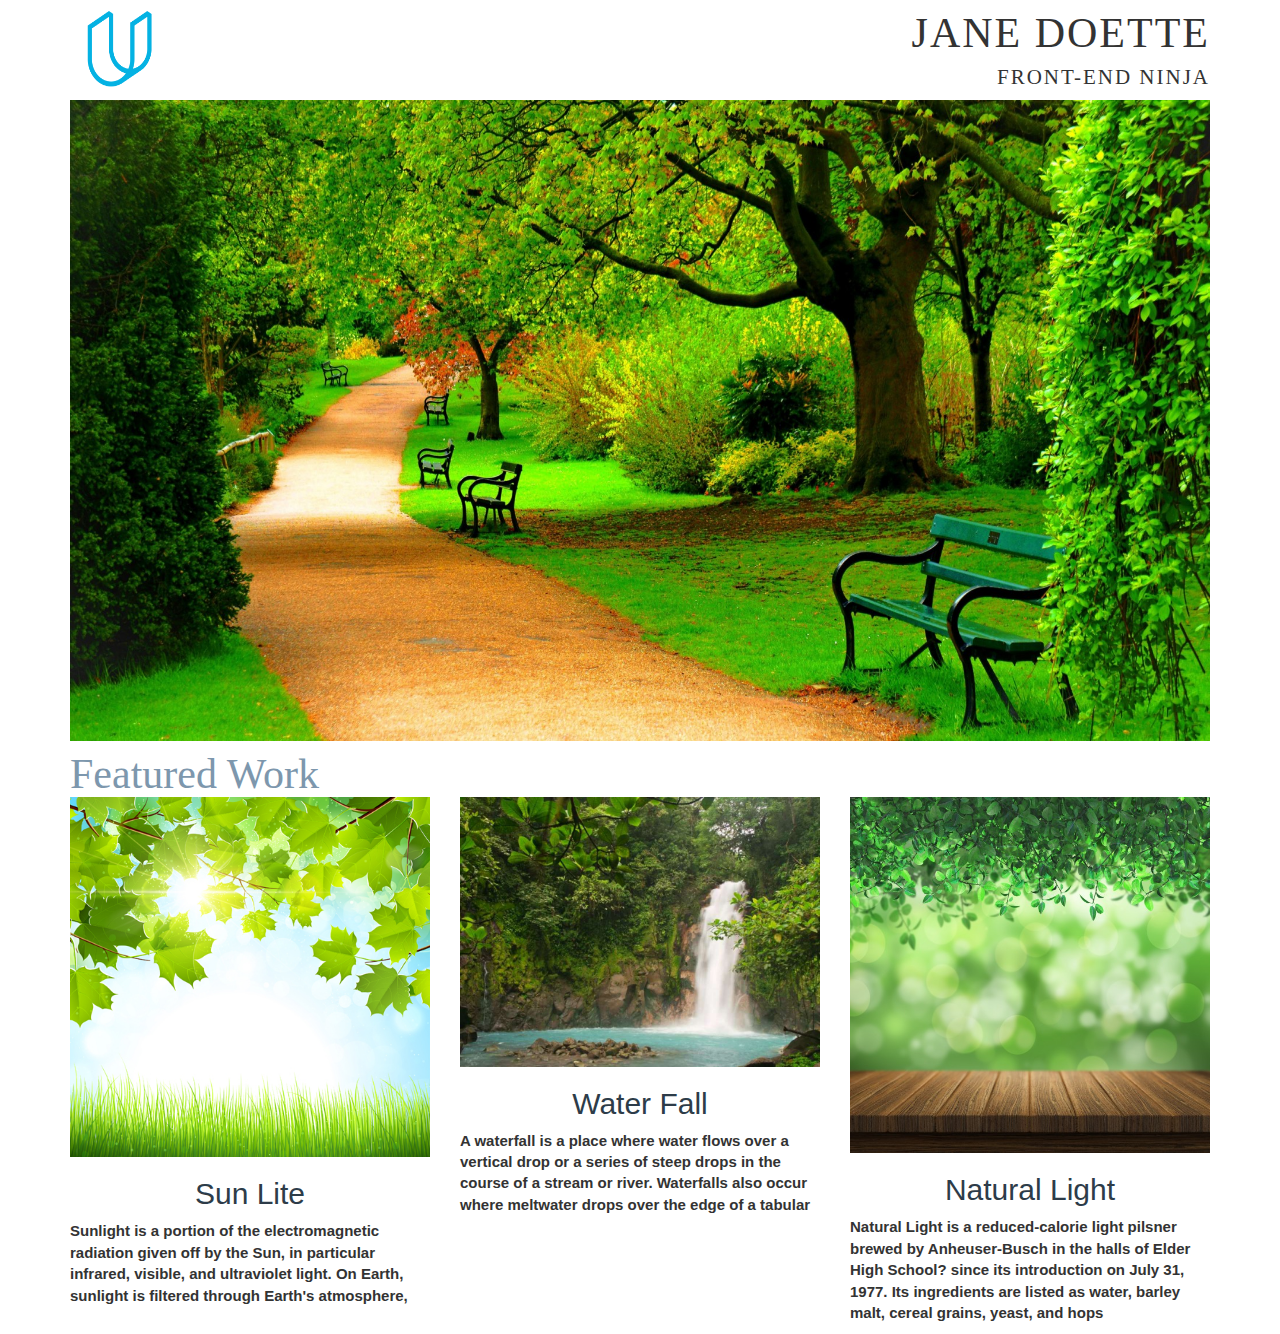
<file: Build a Portfolio Site/index.html>
<!DOCTYPE html>
<html>
 	<head>
		<meta charset="UTF-8">
  		<meta name="viewport" content="width=device-width, initial-scale=1.0">
  		<title>Profolito Project</title>
	    <link rel="stylesheet" href="css/bootstrap.min.css">
		<link rel="stylesheet" href="css/style.css">
	</head>
	
	<body>
		
			<header>
				<div class="contain-header">
						<div class="container">
							<div class="row">
								<div class="col-lg-12">
									<img src="img/udacity_mark.png" class="img-responsive" alt="logo" >
									<h2>Jane DOETTE</h2>
									<h3>Front-End Ninja</h3>
								</div>
							</div>
					</div>
				</div>
			</header>
		
			<section class="sect1" class="container">
				<div class="container">
					 <div class="row">
						 <div class="col-xs-12">
							<img class="img-responsive" src="img/Green_park_trees.jpg" alt="Green Park Tree">
							<h3>Featured Work</h3>
						</div>
					</div>
				</div>
			</section>
			
			<section class="sect2">
				<div class="container">
					<div class="row">
						<div class="col-md-4 col-xs-4">
							<img src="img/Sunlight.jpg" alt ="Sun Light" class="img-responsive" >
							<h2>sun Lite</h2>
							<p>Sunlight is a portion of the electromagnetic radiation given off by the Sun, in particular infrared, visible, and ultraviolet light. On Earth, sunlight is filtered through Earth's atmosphere,  </p>
						</div>
						<div class="col-md-4 col-xs-4">
							<img src="img/waterfall.jpg" alt ="Rainforest" class="img-responsive" >
							<h2>water fall</h2>
							<p>A waterfall is a place where water flows over a vertical drop or a series of steep drops in the course of a stream or river. Waterfalls also occur where meltwater drops over the edge of a tabular</p>
						</div>
						<div class="col-md-4 col-xs-4">
							<img src="img/nature_2.jpg" alt ="Natural Light" class="img-responsive" >
							<h2>Natural Light </h2>
							<p>Natural Light is a reduced-calorie light pilsner brewed by Anheuser-Busch in the halls of Elder High School? since its introduction on July 31, 1977. Its ingredients are listed as water, barley malt, cereal grains, yeast, and hops</p>
						</div>
					</div>
				</div>
			</section>
	
		<script src="js/jquery-3.3.1.min.js"></script>
		<script src="js/bootstrap.min.js"></script>
		
	</body>
</html>
</file>
<file: Build a Portfolio Site/css/style.css>
*{
	
	-moz-box-sizing: border-box;
	-webkit-box-sizing: border-box;
	box-sizing: border-box;
	
}
body {
	
  margin: 0;
  padding: 0;
  width: 100%;
  height: 100%;
	
}
.contain-header img {

	float: left;
	width: 100px; 
    height: 100px;
	max-width: 100%;
	max-height: 100%;
	
}
.contain-header h2,h3 {
	
	font-family: "Times New Roman", Times, serif;
	text-align: right;
	text-transform: uppercase;
	word-wrap: normal;
	margin: 0;
	padding: 0;
	font-weight: normal;
	padding-top: 10px;
	
}
.contain-header h2 {

	font-size: 3em;
    letter-spacing: 2px;
	
}
.contain-header h3 {

	font-size: 1.5em;
    letter-spacing: 2px;
	
}
.sect1 h3 {

	text-align: left;
	text-transform: capitalize;
	font-size: 3em;
	color: #7d97ad;
	
}
.sect2 img {

  width: 100%;
	
}
.sect2 p {

	font-weight: bold;
	font-size: 15px;
	
}
.sect2 h2 {

	color: #2d3c49;
	text-align: center;
	text-transform: capitalize;
	
}
@media screen and (max-width:600px){

	.contain-header h2 {
	
		font-size: 2em;
		
	}
	.contain-header h3 {
	
		font-size: 1em;
		
	}
	
}

@media screen and (max-width:450px) {

	.contain-header h2 {
	
		font-size: 1.5em;
		
	}
	.contain-header h3 {
	
		font-size: 1em;
		
	}
	
}
@media screen and (max-width:335px) {

	.contain-header h2 {
	
		font-size: 1.3em;
		
	}
	.contain-header h3 {
	
		font-size: 0.6em;
		
	}
	.sect1 h3 {
	
		font-size: 2em;
	
	}
	
}
</file>
